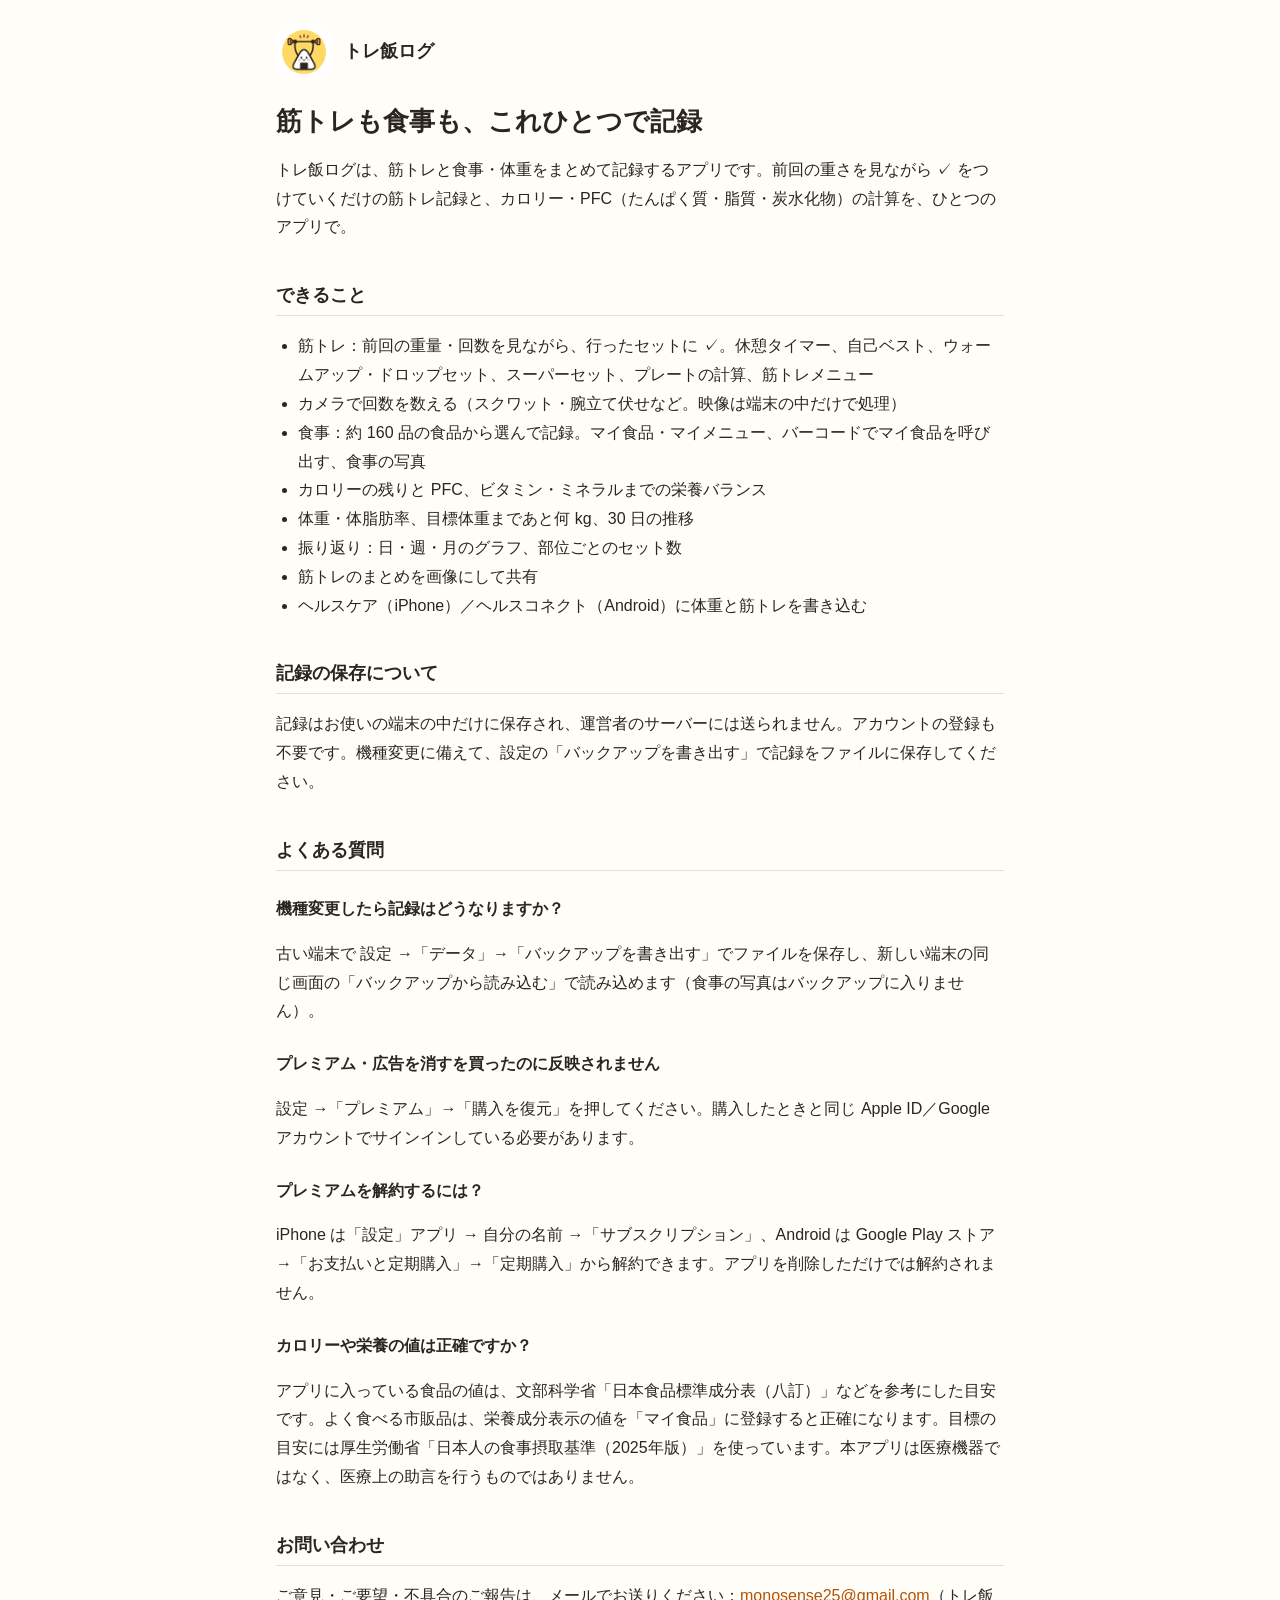
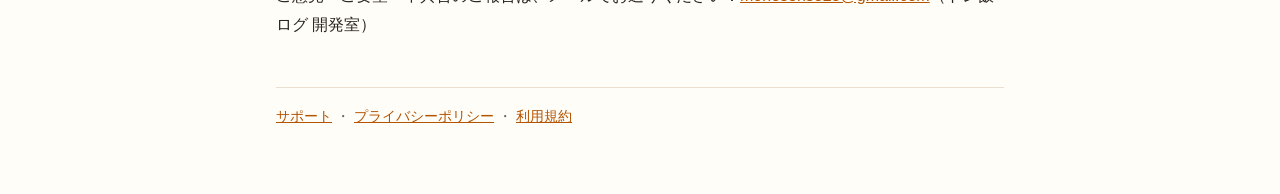
<file: index.html>
<!doctype html>
<html lang="ja">
<head>
<meta charset="utf-8">
<meta name="viewport" content="width=device-width, initial-scale=1">
<title>トレ飯ログ｜筋トレと食事の記録アプリ</title>
<meta name="description" content="筋トレと食事をひとつのアプリで記録。✓をつけるだけの筋トレ記録、カロリー・PFC、体重・体脂肪率。記録は端末の中だけに保存されます。">
<link rel="stylesheet" href="style.css">
<link rel="icon" href="app_icon.png">
</head>
<body>
<main>
<header class="site"><a href="./"><img src="app_icon.png" alt="">トレ飯ログ</a></header>

<h1>筋トレも食事も、これひとつで記録</h1>
<p>トレ飯ログは、筋トレと食事・体重をまとめて記録するアプリです。前回の重さを見ながら ✓ をつけていくだけの筋トレ記録と、カロリー・PFC（たんぱく質・脂質・炭水化物）の計算を、ひとつのアプリで。</p>

<h2>できること</h2>
<ul>
<li>筋トレ：前回の重量・回数を見ながら、行ったセットに ✓。休憩タイマー、自己ベスト、ウォームアップ・ドロップセット、スーパーセット、プレートの計算、筋トレメニュー</li>
<li>カメラで回数を数える（スクワット・腕立て伏せなど。映像は端末の中だけで処理）</li>
<li>食事：約 160 品の食品から選んで記録。マイ食品・マイメニュー、バーコードでマイ食品を呼び出す、食事の写真</li>
<li>カロリーの残りと PFC、ビタミン・ミネラルまでの栄養バランス</li>
<li>体重・体脂肪率、目標体重まであと何 kg、30 日の推移</li>
<li>振り返り：日・週・月のグラフ、部位ごとのセット数</li>
<li>筋トレのまとめを画像にして共有</li>
<li>ヘルスケア（iPhone）／ヘルスコネクト（Android）に体重と筋トレを書き込む</li>
</ul>

<h2>記録の保存について</h2>
<p>記録はお使いの端末の中だけに保存され、運営者のサーバーには送られません。アカウントの登録も不要です。機種変更に備えて、設定の「バックアップを書き出す」で記録をファイルに保存してください。</p>

<h2>よくある質問</h2>
<h3>機種変更したら記録はどうなりますか？</h3>
<p>古い端末で 設定 →「データ」→「バックアップを書き出す」でファイルを保存し、新しい端末の同じ画面の「バックアップから読み込む」で読み込めます（食事の写真はバックアップに入りません）。</p>
<h3>プレミアム・広告を消すを買ったのに反映されません</h3>
<p>設定 →「プレミアム」→「購入を復元」を押してください。購入したときと同じ Apple ID／Google アカウントでサインインしている必要があります。</p>
<h3>プレミアムを解約するには？</h3>
<p>iPhone は「設定」アプリ → 自分の名前 →「サブスクリプション」、Android は Google Play ストア →「お支払いと定期購入」→「定期購入」から解約できます。アプリを削除しただけでは解約されません。</p>
<h3>カロリーや栄養の値は正確ですか？</h3>
<p>アプリに入っている食品の値は、文部科学省「日本食品標準成分表（八訂）」などを参考にした目安です。よく食べる市販品は、栄養成分表示の値を「マイ食品」に登録すると正確になります。目標の目安には厚生労働省「日本人の食事摂取基準（2025年版）」を使っています。本アプリは医療機器ではなく、医療上の助言を行うものではありません。</p>

<h2>お問い合わせ</h2>
<p>ご意見・ご要望・不具合のご報告は、メールでお送りください：<a href="mailto:monosense25@gmail.com">monosense25@gmail.com</a>（トレ飯ログ 開発室）</p>

<footer><a href="./">サポート</a> ・ <a href="privacy.html">プライバシーポリシー</a> ・ <a href="terms.html">利用規約</a></footer>
</main>
</body>
</html>
</file>
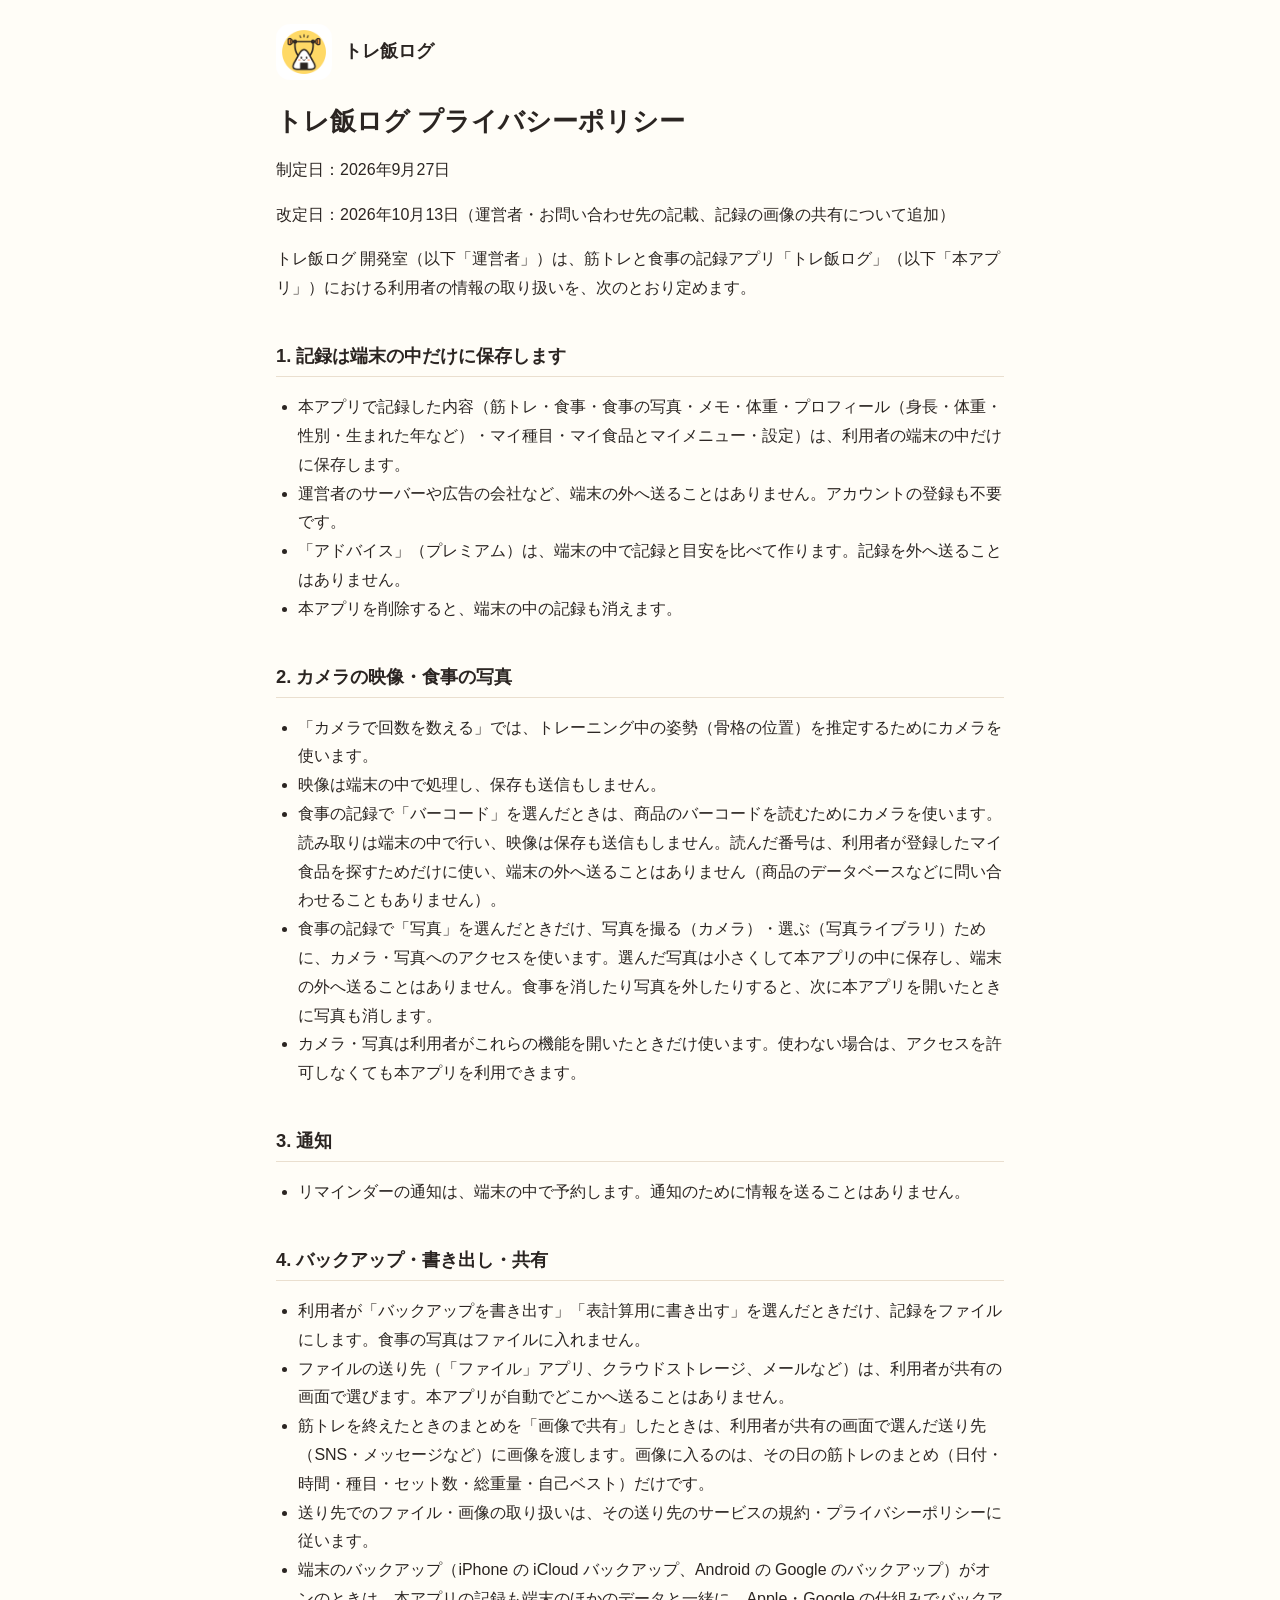
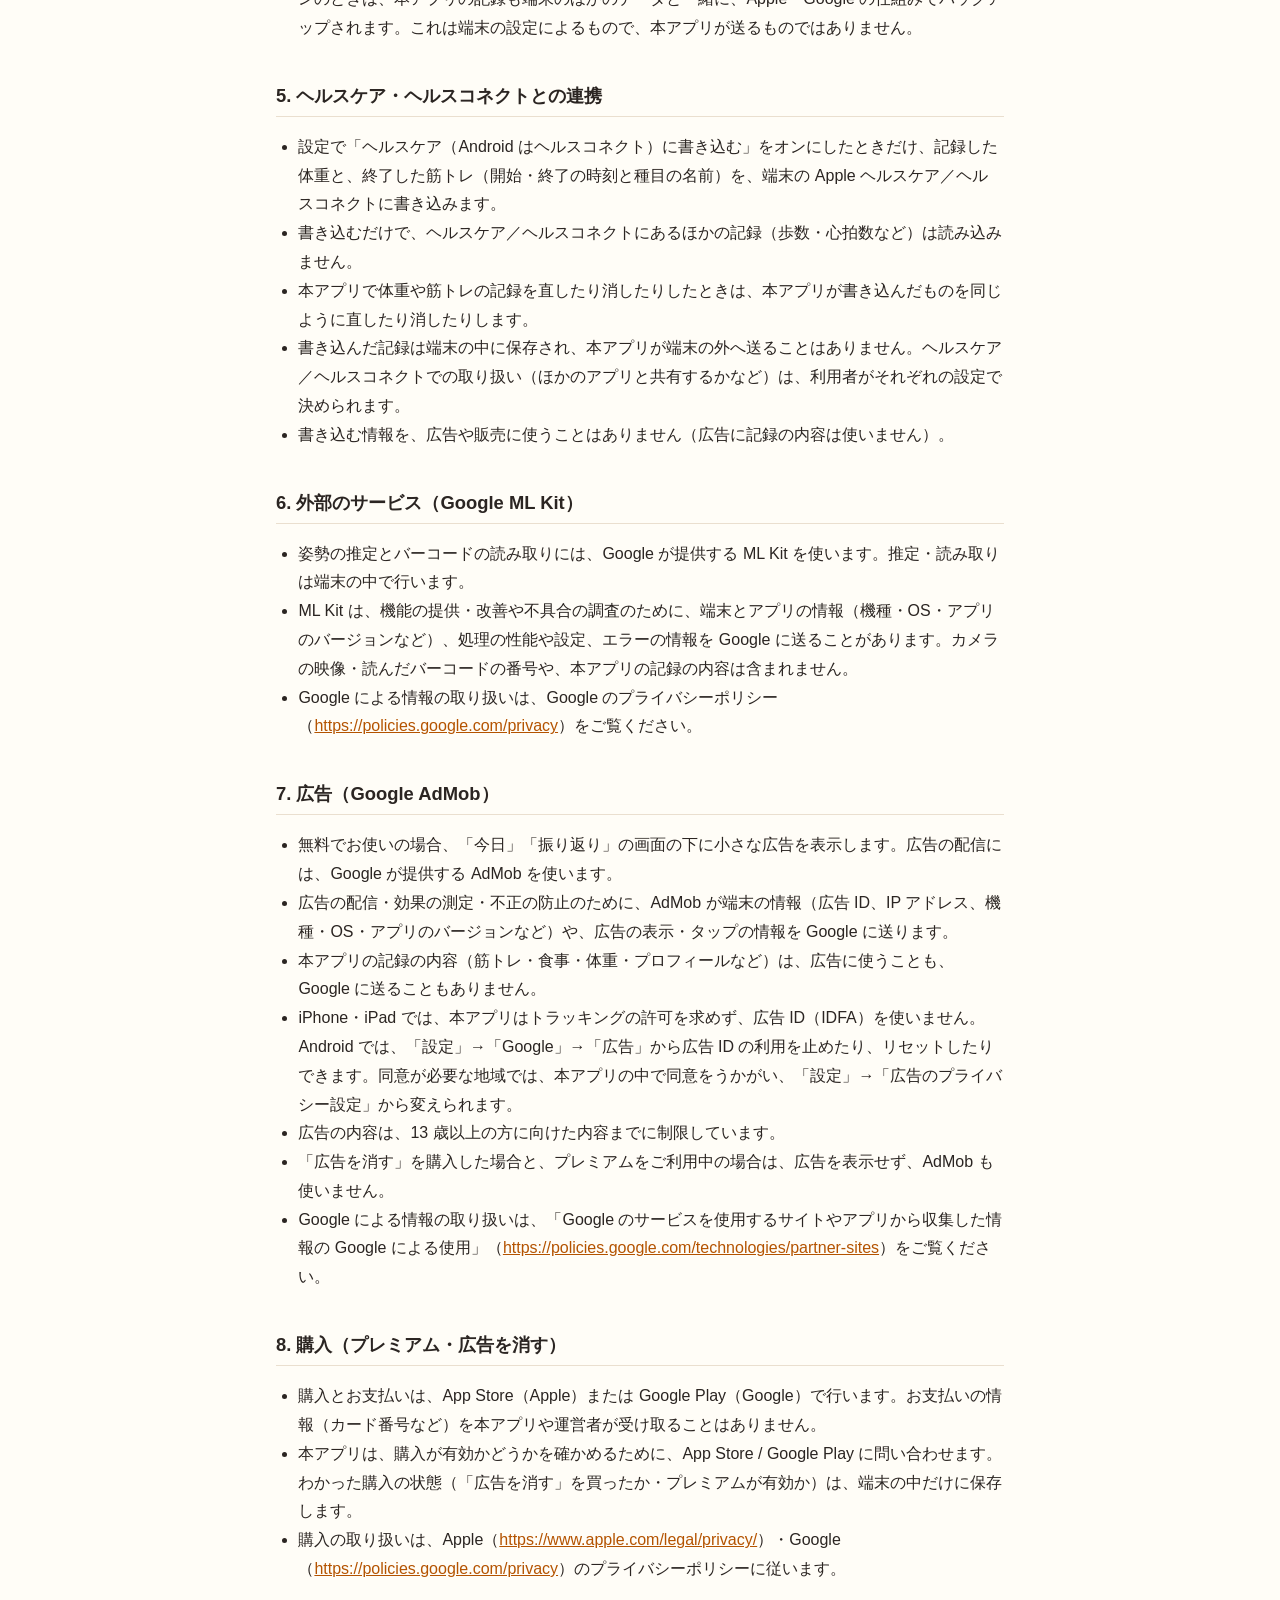
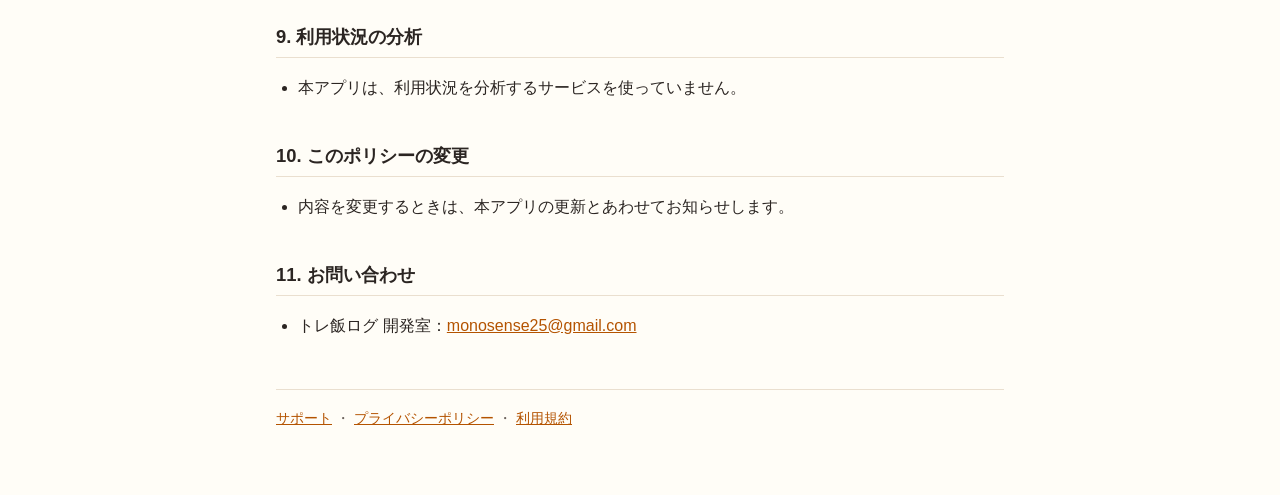
<file: privacy.html>
<!doctype html>
<html lang="ja">
<head>
<meta charset="utf-8">
<meta name="viewport" content="width=device-width, initial-scale=1">
<title>プライバシーポリシー｜トレ飯ログ</title>
<link rel="stylesheet" href="style.css">
<link rel="icon" href="app_icon.png">
</head>
<body>
<main>
<header class="site"><a href="./"><img src="app_icon.png" alt="">トレ飯ログ</a></header>
<h1>トレ飯ログ プライバシーポリシー</h1>
<p>制定日：2026年9月27日</p>
<p>改定日：2026年10月13日（運営者・お問い合わせ先の記載、記録の画像の共有について追加）</p>
<p>トレ飯ログ 開発室（以下「運営者」）は、筋トレと食事の記録アプリ「トレ飯ログ」（以下「本アプリ」）における利用者の情報の取り扱いを、次のとおり定めます。</p>
<h2>1. 記録は端末の中だけに保存します</h2>
<ul>
<li>本アプリで記録した内容（筋トレ・食事・食事の写真・メモ・体重・プロフィール（身長・体重・性別・生まれた年など）・マイ種目・マイ食品とマイメニュー・設定）は、利用者の端末の中だけに保存します。</li>
<li>運営者のサーバーや広告の会社など、端末の外へ送ることはありません。アカウントの登録も不要です。</li>
<li>「アドバイス」（プレミアム）は、端末の中で記録と目安を比べて作ります。記録を外へ送ることはありません。</li>
<li>本アプリを削除すると、端末の中の記録も消えます。</li>
</ul>
<h2>2. カメラの映像・食事の写真</h2>
<ul>
<li>「カメラで回数を数える」では、トレーニング中の姿勢（骨格の位置）を推定するためにカメラを使います。</li>
<li>映像は端末の中で処理し、保存も送信もしません。</li>
<li>食事の記録で「バーコード」を選んだときは、商品のバーコードを読むためにカメラを使います。読み取りは端末の中で行い、映像は保存も送信もしません。読んだ番号は、利用者が登録したマイ食品を探すためだけに使い、端末の外へ送ることはありません（商品のデータベースなどに問い合わせることもありません）。</li>
<li>食事の記録で「写真」を選んだときだけ、写真を撮る（カメラ）・選ぶ（写真ライブラリ）ために、カメラ・写真へのアクセスを使います。選んだ写真は小さくして本アプリの中に保存し、端末の外へ送ることはありません。食事を消したり写真を外したりすると、次に本アプリを開いたときに写真も消します。</li>
<li>カメラ・写真は利用者がこれらの機能を開いたときだけ使います。使わない場合は、アクセスを許可しなくても本アプリを利用できます。</li>
</ul>
<h2>3. 通知</h2>
<ul>
<li>リマインダーの通知は、端末の中で予約します。通知のために情報を送ることはありません。</li>
</ul>
<h2>4. バックアップ・書き出し・共有</h2>
<ul>
<li>利用者が「バックアップを書き出す」「表計算用に書き出す」を選んだときだけ、記録をファイルにします。食事の写真はファイルに入れません。</li>
<li>ファイルの送り先（「ファイル」アプリ、クラウドストレージ、メールなど）は、利用者が共有の画面で選びます。本アプリが自動でどこかへ送ることはありません。</li>
<li>筋トレを終えたときのまとめを「画像で共有」したときは、利用者が共有の画面で選んだ送り先（SNS・メッセージなど）に画像を渡します。画像に入るのは、その日の筋トレのまとめ（日付・時間・種目・セット数・総重量・自己ベスト）だけです。</li>
<li>送り先でのファイル・画像の取り扱いは、その送り先のサービスの規約・プライバシーポリシーに従います。</li>
<li>端末のバックアップ（iPhone の iCloud バックアップ、Android の Google のバックアップ）がオンのときは、本アプリの記録も端末のほかのデータと一緒に、Apple・Google の仕組みでバックアップされます。これは端末の設定によるもので、本アプリが送るものではありません。</li>
</ul>
<h2>5. ヘルスケア・ヘルスコネクトとの連携</h2>
<ul>
<li>設定で「ヘルスケア（Android はヘルスコネクト）に書き込む」をオンにしたときだけ、記録した体重と、終了した筋トレ（開始・終了の時刻と種目の名前）を、端末の Apple ヘルスケア／ヘルスコネクトに書き込みます。</li>
<li>書き込むだけで、ヘルスケア／ヘルスコネクトにあるほかの記録（歩数・心拍数など）は読み込みません。</li>
<li>本アプリで体重や筋トレの記録を直したり消したりしたときは、本アプリが書き込んだものを同じように直したり消したりします。</li>
<li>書き込んだ記録は端末の中に保存され、本アプリが端末の外へ送ることはありません。ヘルスケア／ヘルスコネクトでの取り扱い（ほかのアプリと共有するかなど）は、利用者がそれぞれの設定で決められます。</li>
<li>書き込む情報を、広告や販売に使うことはありません（広告に記録の内容は使いません）。</li>
</ul>
<h2>6. 外部のサービス（Google ML Kit）</h2>
<ul>
<li>姿勢の推定とバーコードの読み取りには、Google が提供する ML Kit を使います。推定・読み取りは端末の中で行います。</li>
<li>ML Kit は、機能の提供・改善や不具合の調査のために、端末とアプリの情報（機種・OS・アプリのバージョンなど）、処理の性能や設定、エラーの情報を Google に送ることがあります。カメラの映像・読んだバーコードの番号や、本アプリの記録の内容は含まれません。</li>
<li>Google による情報の取り扱いは、Google のプライバシーポリシー（<a href="https://policies.google.com/privacy">https://policies.google.com/privacy</a>）をご覧ください。</li>
</ul>
<h2>7. 広告（Google AdMob）</h2>
<ul>
<li>無料でお使いの場合、「今日」「振り返り」の画面の下に小さな広告を表示します。広告の配信には、Google が提供する AdMob を使います。</li>
<li>広告の配信・効果の測定・不正の防止のために、AdMob が端末の情報（広告 ID、IP アドレス、機種・OS・アプリのバージョンなど）や、広告の表示・タップの情報を Google に送ります。</li>
<li>本アプリの記録の内容（筋トレ・食事・体重・プロフィールなど）は、広告に使うことも、Google に送ることもありません。</li>
<li>iPhone・iPad では、本アプリはトラッキングの許可を求めず、広告 ID（IDFA）を使いません。Android では、「設定」→「Google」→「広告」から広告 ID の利用を止めたり、リセットしたりできます。同意が必要な地域では、本アプリの中で同意をうかがい、「設定」→「広告のプライバシー設定」から変えられます。</li>
<li>広告の内容は、13 歳以上の方に向けた内容までに制限しています。</li>
<li>「広告を消す」を購入した場合と、プレミアムをご利用中の場合は、広告を表示せず、AdMob も使いません。</li>
<li>Google による情報の取り扱いは、「Google のサービスを使用するサイトやアプリから収集した情報の Google による使用」（<a href="https://policies.google.com/technologies/partner-sites">https://policies.google.com/technologies/partner-sites</a>）をご覧ください。</li>
</ul>
<h2>8. 購入（プレミアム・広告を消す）</h2>
<ul>
<li>購入とお支払いは、App Store（Apple）または Google Play（Google）で行います。お支払いの情報（カード番号など）を本アプリや運営者が受け取ることはありません。</li>
<li>本アプリは、購入が有効かどうかを確かめるために、App Store / Google Play に問い合わせます。わかった購入の状態（「広告を消す」を買ったか・プレミアムが有効か）は、端末の中だけに保存します。</li>
<li>購入の取り扱いは、Apple（<a href="https://www.apple.com/legal/privacy/">https://www.apple.com/legal/privacy/</a>）・Google（<a href="https://policies.google.com/privacy">https://policies.google.com/privacy</a>）のプライバシーポリシーに従います。</li>
</ul>
<h2>9. 利用状況の分析</h2>
<ul>
<li>本アプリは、利用状況を分析するサービスを使っていません。</li>
</ul>
<h2>10. このポリシーの変更</h2>
<ul>
<li>内容を変更するときは、本アプリの更新とあわせてお知らせします。</li>
</ul>
<h2>11. お問い合わせ</h2>
<ul>
<li>トレ飯ログ 開発室：<a href="mailto:monosense25@gmail.com">monosense25@gmail.com</a></li>
</ul>
<footer><a href="./">サポート</a> ・ <a href="privacy.html">プライバシーポリシー</a> ・ <a href="terms.html">利用規約</a></footer>
</main>
</body>
</html>
</file>
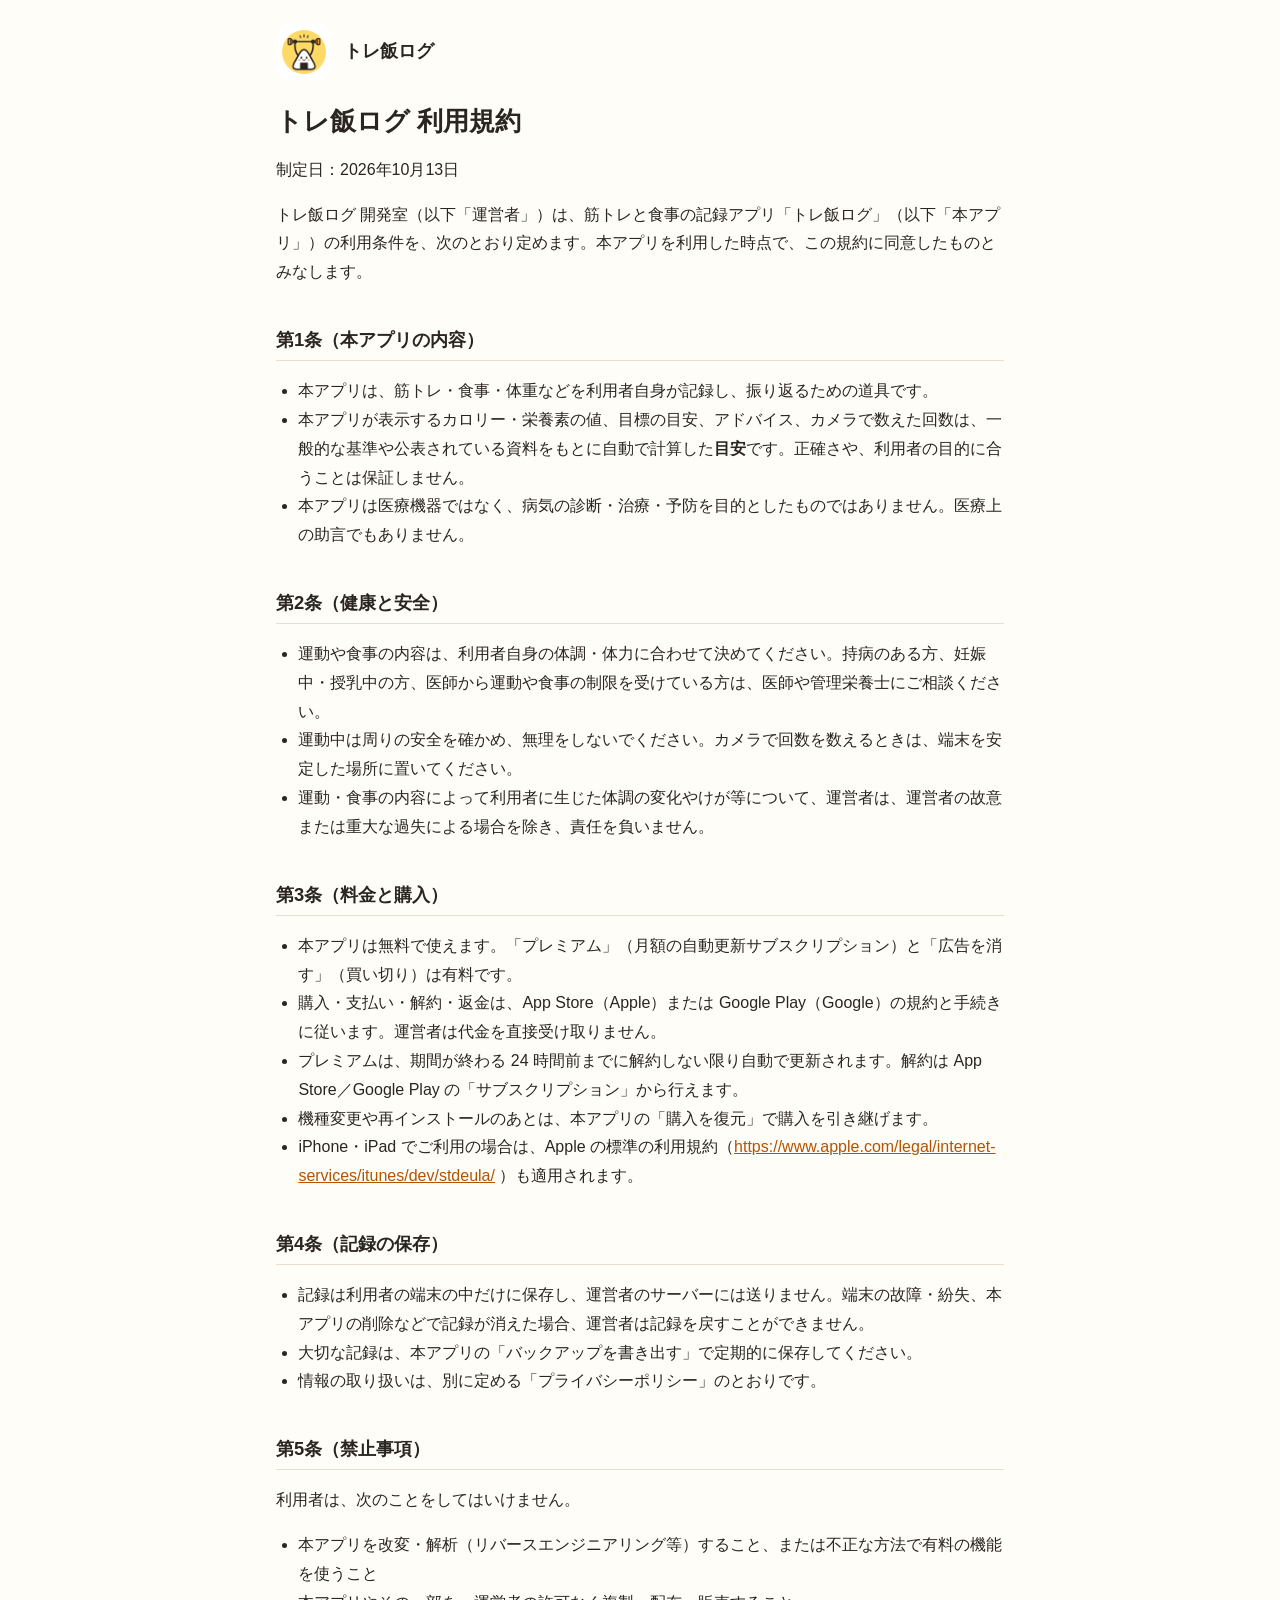
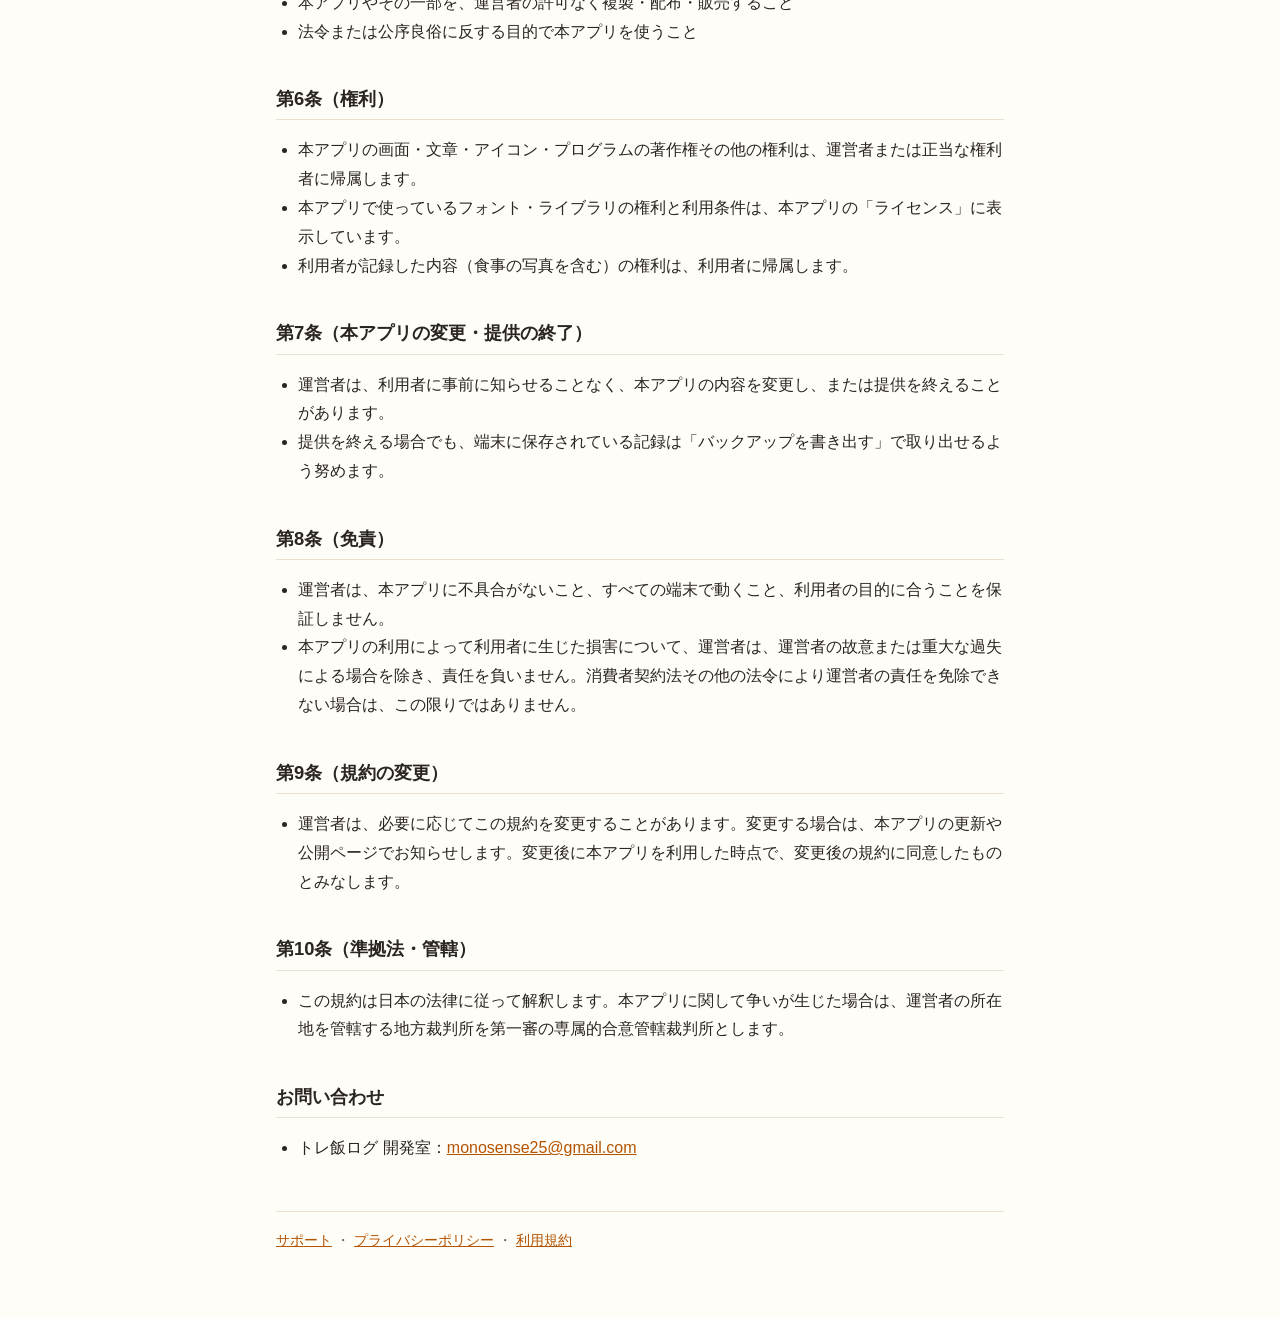
<file: terms.html>
<!doctype html>
<html lang="ja">
<head>
<meta charset="utf-8">
<meta name="viewport" content="width=device-width, initial-scale=1">
<title>利用規約｜トレ飯ログ</title>
<link rel="stylesheet" href="style.css">
<link rel="icon" href="app_icon.png">
</head>
<body>
<main>
<header class="site"><a href="./"><img src="app_icon.png" alt="">トレ飯ログ</a></header>
<h1>トレ飯ログ 利用規約</h1>
<p>制定日：2026年10月13日</p>
<p>トレ飯ログ 開発室（以下「運営者」）は、筋トレと食事の記録アプリ「トレ飯ログ」（以下「本アプリ」）の利用条件を、次のとおり定めます。本アプリを利用した時点で、この規約に同意したものとみなします。</p>
<h2>第1条（本アプリの内容）</h2>
<ul>
<li>本アプリは、筋トレ・食事・体重などを利用者自身が記録し、振り返るための道具です。</li>
<li>本アプリが表示するカロリー・栄養素の値、目標の目安、アドバイス、カメラで数えた回数は、一般的な基準や公表されている資料をもとに自動で計算した<strong>目安</strong>です。正確さや、利用者の目的に合うことは保証しません。</li>
<li>本アプリは医療機器ではなく、病気の診断・治療・予防を目的としたものではありません。医療上の助言でもありません。</li>
</ul>
<h2>第2条（健康と安全）</h2>
<ul>
<li>運動や食事の内容は、利用者自身の体調・体力に合わせて決めてください。持病のある方、妊娠中・授乳中の方、医師から運動や食事の制限を受けている方は、医師や管理栄養士にご相談ください。</li>
<li>運動中は周りの安全を確かめ、無理をしないでください。カメラで回数を数えるときは、端末を安定した場所に置いてください。</li>
<li>運動・食事の内容によって利用者に生じた体調の変化やけが等について、運営者は、運営者の故意または重大な過失による場合を除き、責任を負いません。</li>
</ul>
<h2>第3条（料金と購入）</h2>
<ul>
<li>本アプリは無料で使えます。「プレミアム」（月額の自動更新サブスクリプション）と「広告を消す」（買い切り）は有料です。</li>
<li>購入・支払い・解約・返金は、App Store（Apple）または Google Play（Google）の規約と手続きに従います。運営者は代金を直接受け取りません。</li>
<li>プレミアムは、期間が終わる 24 時間前までに解約しない限り自動で更新されます。解約は App Store／Google Play の「サブスクリプション」から行えます。</li>
<li>機種変更や再インストールのあとは、本アプリの「購入を復元」で購入を引き継げます。</li>
<li>iPhone・iPad でご利用の場合は、Apple の標準の利用規約（<a href="https://www.apple.com/legal/internet-services/itunes/dev/stdeula/">https://www.apple.com/legal/internet-services/itunes/dev/stdeula/</a> ）も適用されます。</li>
</ul>
<h2>第4条（記録の保存）</h2>
<ul>
<li>記録は利用者の端末の中だけに保存し、運営者のサーバーには送りません。端末の故障・紛失、本アプリの削除などで記録が消えた場合、運営者は記録を戻すことができません。</li>
<li>大切な記録は、本アプリの「バックアップを書き出す」で定期的に保存してください。</li>
<li>情報の取り扱いは、別に定める「プライバシーポリシー」のとおりです。</li>
</ul>
<h2>第5条（禁止事項）</h2>
<p>利用者は、次のことをしてはいけません。</p>
<ul>
<li>本アプリを改変・解析（リバースエンジニアリング等）すること、または不正な方法で有料の機能を使うこと</li>
<li>本アプリやその一部を、運営者の許可なく複製・配布・販売すること</li>
<li>法令または公序良俗に反する目的で本アプリを使うこと</li>
</ul>
<h2>第6条（権利）</h2>
<ul>
<li>本アプリの画面・文章・アイコン・プログラムの著作権その他の権利は、運営者または正当な権利者に帰属します。</li>
<li>本アプリで使っているフォント・ライブラリの権利と利用条件は、本アプリの「ライセンス」に表示しています。</li>
<li>利用者が記録した内容（食事の写真を含む）の権利は、利用者に帰属します。</li>
</ul>
<h2>第7条（本アプリの変更・提供の終了）</h2>
<ul>
<li>運営者は、利用者に事前に知らせることなく、本アプリの内容を変更し、または提供を終えることがあります。</li>
<li>提供を終える場合でも、端末に保存されている記録は「バックアップを書き出す」で取り出せるよう努めます。</li>
</ul>
<h2>第8条（免責）</h2>
<ul>
<li>運営者は、本アプリに不具合がないこと、すべての端末で動くこと、利用者の目的に合うことを保証しません。</li>
<li>本アプリの利用によって利用者に生じた損害について、運営者は、運営者の故意または重大な過失による場合を除き、責任を負いません。消費者契約法その他の法令により運営者の責任を免除できない場合は、この限りではありません。</li>
</ul>
<h2>第9条（規約の変更）</h2>
<ul>
<li>運営者は、必要に応じてこの規約を変更することがあります。変更する場合は、本アプリの更新や公開ページでお知らせします。変更後に本アプリを利用した時点で、変更後の規約に同意したものとみなします。</li>
</ul>
<h2>第10条（準拠法・管轄）</h2>
<ul>
<li>この規約は日本の法律に従って解釈します。本アプリに関して争いが生じた場合は、運営者の所在地を管轄する地方裁判所を第一審の専属的合意管轄裁判所とします。</li>
</ul>
<h2>お問い合わせ</h2>
<ul>
<li>トレ飯ログ 開発室：<a href="mailto:monosense25@gmail.com">monosense25@gmail.com</a></li>
</ul>
<footer><a href="./">サポート</a> ・ <a href="privacy.html">プライバシーポリシー</a> ・ <a href="terms.html">利用規約</a></footer>
</main>
</body>
</html>
</file>
<file: style.css>
:root {
  --bg: #fffdf7;
  --surface: #fff3d6;
  --text: #2b2522;
  --muted: #6b625c;
  --primary: #b45300;
  --border: #eadfcf;
}

@media (prefers-color-scheme: dark) {
  :root {
    --bg: #1c1916;
    --surface: #2a241e;
    --text: #f2ebe4;
    --muted: #bdb3aa;
    --primary: #ffb26b;
    --border: #3d352d;
  }
}

* {
  box-sizing: border-box;
}

body {
  margin: 0;
  background: var(--bg);
  color: var(--text);
  font-family: -apple-system, BlinkMacSystemFont, "Hiragino Sans", "Hiragino Kaku Gothic ProN",
    "Noto Sans JP", "Yu Gothic", Meiryo, sans-serif;
  line-height: 1.8;
  -webkit-text-size-adjust: 100%;
}

main {
  max-width: 760px;
  margin: 0 auto;
  padding: 24px 16px 64px;
}

header.site a {
  display: flex;
  align-items: center;
  gap: 12px;
  color: var(--text);
  text-decoration: none;
  font-weight: 700;
  font-size: 1.1rem;
}

header.site img {
  width: 56px;
  height: 56px;
  border-radius: 14px;
}

h1 {
  font-size: 1.6rem;
  line-height: 1.4;
  margin: 24px 0 8px;
}

h2 {
  font-size: 1.15rem;
  margin: 36px 0 8px;
  padding-bottom: 4px;
  border-bottom: 1px solid var(--border);
}

h3 {
  font-size: 1rem;
  margin: 24px 0 4px;
}

a {
  color: var(--primary);
  overflow-wrap: anywhere;
}

ul {
  padding-left: 1.4em;
}

footer {
  margin-top: 48px;
  padding-top: 16px;
  border-top: 1px solid var(--border);
  color: var(--muted);
  font-size: 0.9rem;
}
</file>
